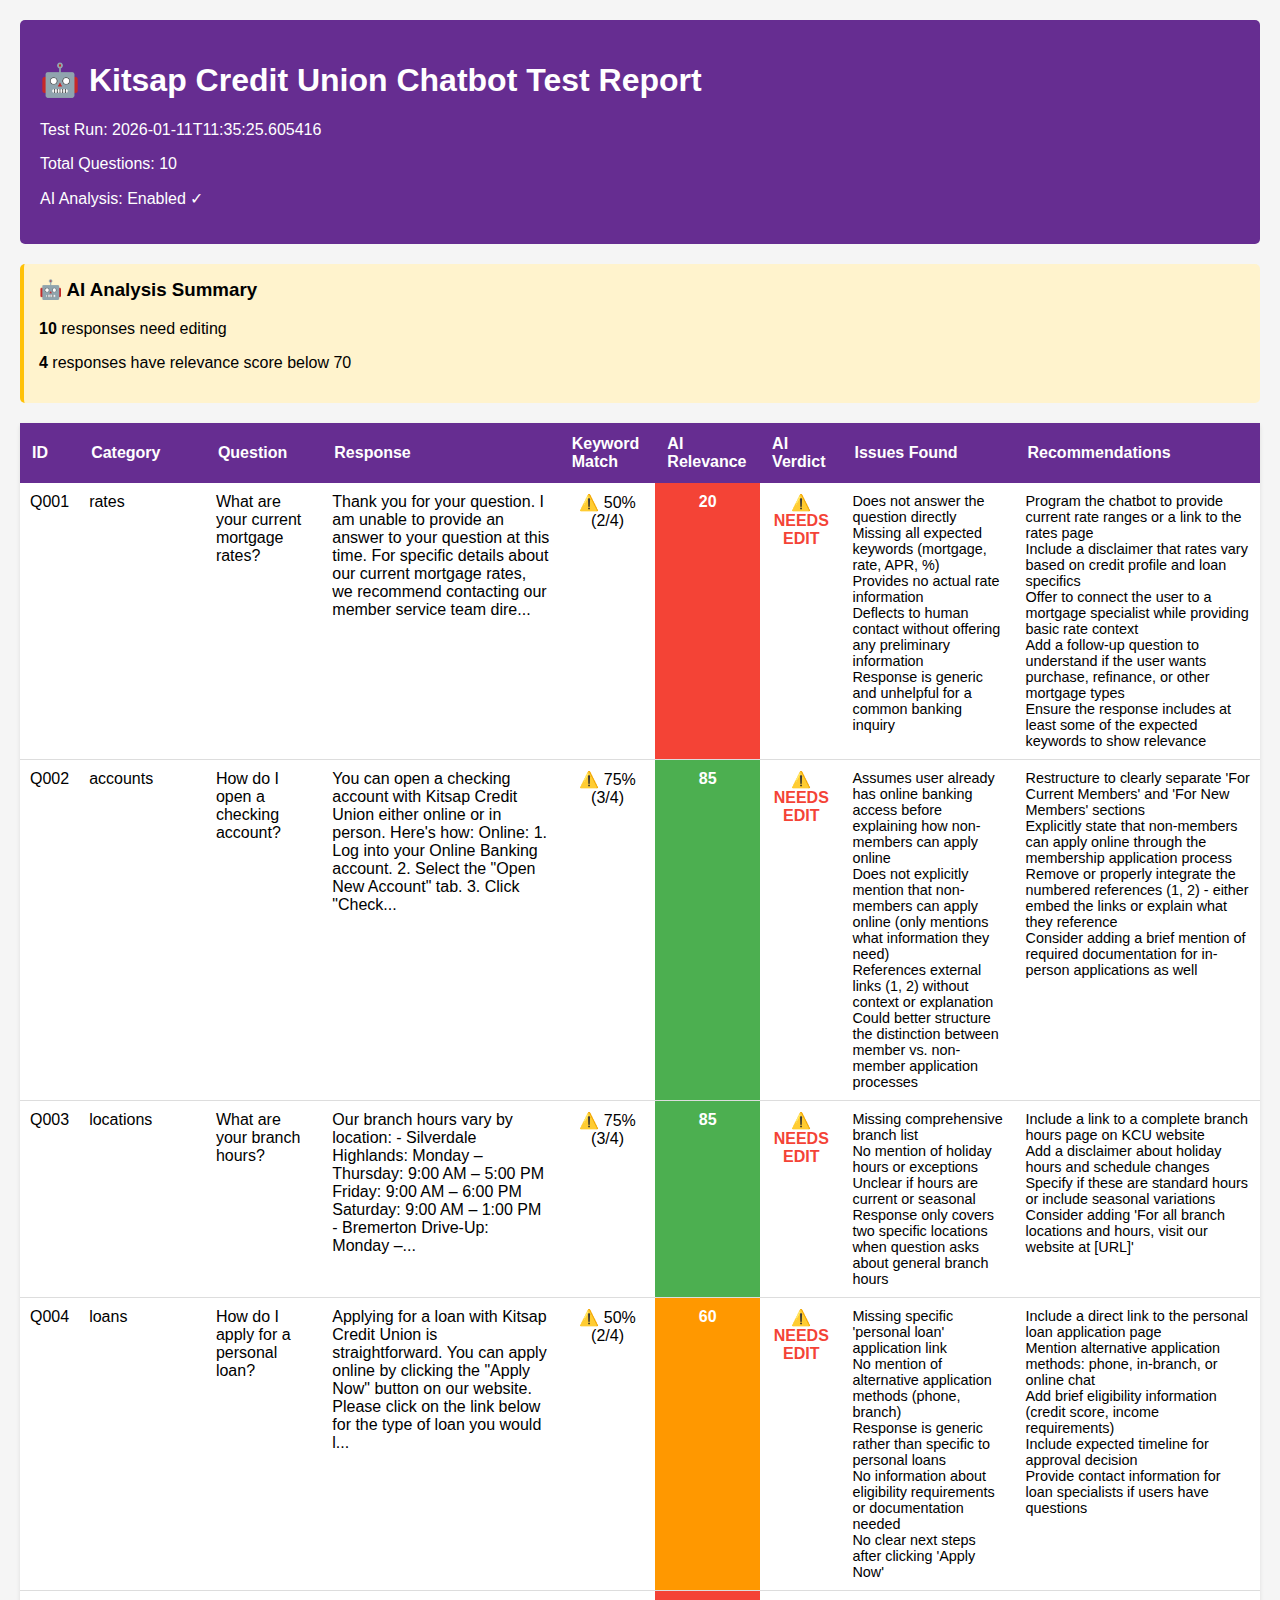
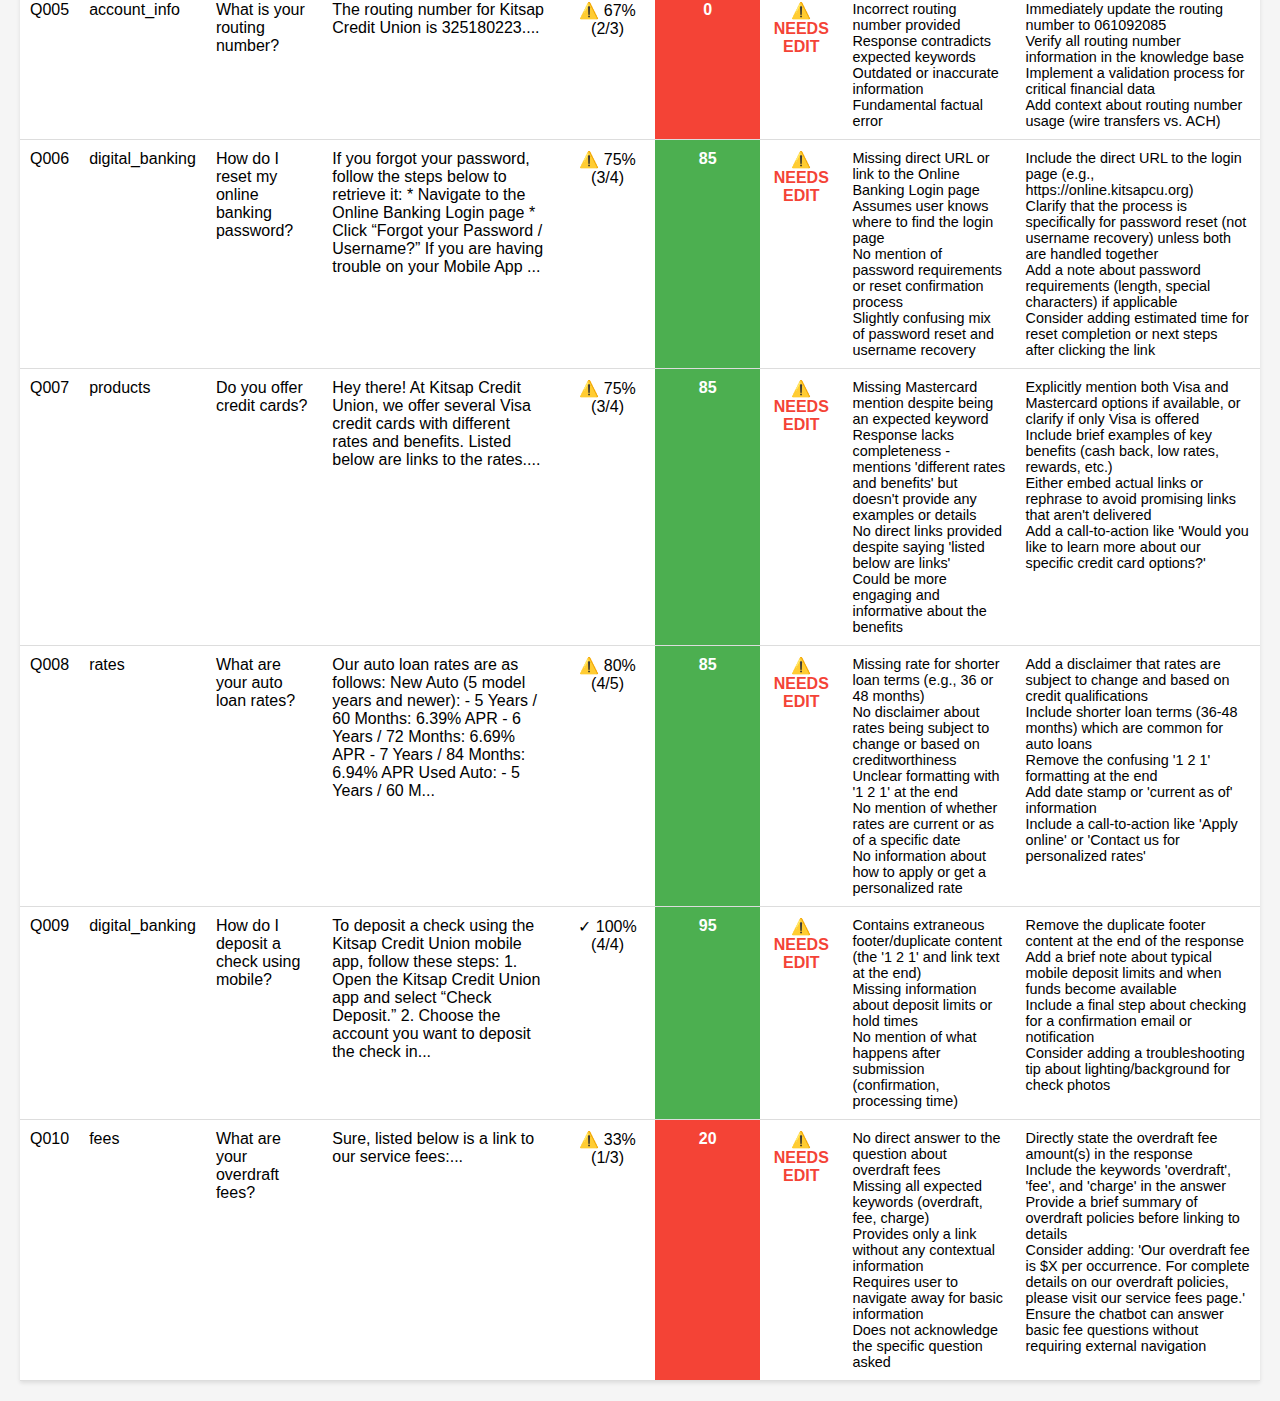
<file: chatbot_results/report.html>
<!DOCTYPE html>
        <html>
        <head>
            <title>Chatbot Test Report with AI Analysis</title>
            <style>
                body {
                    font-family: Arial, sans-serif;
                    margin: 20px;
                    background: #f5f5f5;
                }
                .header {
                    background: #662d91;
                    color: white;
                    padding: 20px;
                    border-radius: 5px;
                    margin-bottom: 20px;
                }
                table {
                    width: 100%;
                    border-collapse: collapse;
                    background: white;
                    box-shadow: 0 2px 4px rgba(0,0,0,0.1);
                }
                th {
                    background: #662d91;
                    color: white;
                    padding: 12px;
                    text-align: left;
                    position: sticky;
                    top: 0;
                }
                td {
                    padding: 10px;
                    border-bottom: 1px solid #ddd;
                    vertical-align: top;
                }
                tr:hover {
                    background: #f9f9f9;
                }
            </style>
        </head>
        <body>
            <div class="header">
                <h1>🤖 Kitsap Credit Union Chatbot Test Report</h1>
                <p>Test Run: 2026-01-11T11:35:25.605416</p>
                <p>Total Questions: 10</p>
                <p>AI Analysis: Enabled ✓</p>
            </div>
            
            
            <div style="background: #fff3cd; padding: 15px; border-radius: 5px; margin-bottom: 20px; border-left: 4px solid #ffc107;">
                <h3 style="margin-top: 0;">🤖 AI Analysis Summary</h3>
                <p><strong>10</strong> responses need editing</p>
                <p><strong>4</strong> responses have relevance score below 70</p>
            </div>
            
            
            <table>
                <thead>
                    <tr>
                        <th>ID</th>
                        <th>Category</th>
                        <th>Question</th>
                        <th>Response</th>
                        <th>Keyword Match</th>
                        
            <th>AI Relevance</th>
            <th>AI Verdict</th>
            <th>Issues Found</th>
            <th>Recommendations</th>
            
                    </tr>
                </thead>
                <tbody>
                    
            <tr>
                <td>Q001</td>
                <td>rates</td>
                <td>What are your current mortgage rates?</td>
                <td>Thank you for your question. I am unable to provide an answer to your question at this time. For specific details about our current mortgage rates, we recommend contacting our member service team dire...</td>
                <td style="text-align: center;">⚠️ 50% (2/4)</td>
                
                    <td style="text-align: center; background: #f44336; color: white; font-weight: bold;">20</td>
                    <td style="text-align: center;"><span style="color: #f44336; font-weight: bold;">⚠️ NEEDS EDIT</span></td>
                    <td style="font-size: 0.9em;">Does not answer the question directly<br>Missing all expected keywords (mortgage, rate, APR, %)<br>Provides no actual rate information<br>Deflects to human contact without offering any preliminary information<br>Response is generic and unhelpful for a common banking inquiry</td>
                    <td style="font-size: 0.9em;">Program the chatbot to provide current rate ranges or a link to the rates page<br>Include a disclaimer that rates vary based on credit profile and loan specifics<br>Offer to connect the user to a mortgage specialist while providing basic rate context<br>Add a follow-up question to understand if the user wants purchase, refinance, or other mortgage types<br>Ensure the response includes at least some of the expected keywords to show relevance</td>
                    
            </tr>
            
            <tr>
                <td>Q002</td>
                <td>accounts</td>
                <td>How do I open a checking account?</td>
                <td>You can open a checking account with Kitsap Credit Union either online or in person. Here's how:

Online:
1. Log into your Online Banking account.
2. Select the "Open New Account" tab.
3. Click "Check...</td>
                <td style="text-align: center;">⚠️ 75% (3/4)</td>
                
                    <td style="text-align: center; background: #4CAF50; color: white; font-weight: bold;">85</td>
                    <td style="text-align: center;"><span style="color: #f44336; font-weight: bold;">⚠️ NEEDS EDIT</span></td>
                    <td style="font-size: 0.9em;">Assumes user already has online banking access before explaining how non-members can apply online<br>Does not explicitly mention that non-members can apply online (only mentions what information they need)<br>References external links (1, 2) without context or explanation<br>Could better structure the distinction between member vs. non-member application processes</td>
                    <td style="font-size: 0.9em;">Restructure to clearly separate 'For Current Members' and 'For New Members' sections<br>Explicitly state that non-members can apply online through the membership application process<br>Remove or properly integrate the numbered references (1, 2) - either embed the links or explain what they reference<br>Consider adding a brief mention of required documentation for in-person applications as well</td>
                    
            </tr>
            
            <tr>
                <td>Q003</td>
                <td>locations</td>
                <td>What are your branch hours?</td>
                <td>Our branch hours vary by location:

- Silverdale Highlands:  
  Monday – Thursday: 9:00 AM – 5:00 PM  
  Friday: 9:00 AM – 6:00 PM  
  Saturday: 9:00 AM – 1:00 PM  

- Bremerton Drive-Up:  
  Monday –...</td>
                <td style="text-align: center;">⚠️ 75% (3/4)</td>
                
                    <td style="text-align: center; background: #4CAF50; color: white; font-weight: bold;">85</td>
                    <td style="text-align: center;"><span style="color: #f44336; font-weight: bold;">⚠️ NEEDS EDIT</span></td>
                    <td style="font-size: 0.9em;">Missing comprehensive branch list<br>No mention of holiday hours or exceptions<br>Unclear if hours are current or seasonal<br>Response only covers two specific locations when question asks about general branch hours</td>
                    <td style="font-size: 0.9em;">Include a link to a complete branch hours page on KCU website<br>Add a disclaimer about holiday hours and schedule changes<br>Specify if these are standard hours or include seasonal variations<br>Consider adding 'For all branch locations and hours, visit our website at [URL]'</td>
                    
            </tr>
            
            <tr>
                <td>Q004</td>
                <td>loans</td>
                <td>How do I apply for a personal loan?</td>
                <td>Applying for a loan with Kitsap Credit Union is straightforward. You can apply online by clicking the "Apply Now" button on our website. Please click on the link below for the type of loan you would l...</td>
                <td style="text-align: center;">⚠️ 50% (2/4)</td>
                
                    <td style="text-align: center; background: #ff9800; color: white; font-weight: bold;">60</td>
                    <td style="text-align: center;"><span style="color: #f44336; font-weight: bold;">⚠️ NEEDS EDIT</span></td>
                    <td style="font-size: 0.9em;">Missing specific 'personal loan' application link<br>No mention of alternative application methods (phone, branch)<br>Response is generic rather than specific to personal loans<br>No information about eligibility requirements or documentation needed<br>No clear next steps after clicking 'Apply Now'</td>
                    <td style="font-size: 0.9em;">Include a direct link to the personal loan application page<br>Mention alternative application methods: phone, in-branch, or online chat<br>Add brief eligibility information (credit score, income requirements)<br>Include expected timeline for approval decision<br>Provide contact information for loan specialists if users have questions</td>
                    
            </tr>
            
            <tr>
                <td>Q005</td>
                <td>account_info</td>
                <td>What is your routing number?</td>
                <td>The routing number for Kitsap Credit Union is 325180223....</td>
                <td style="text-align: center;">⚠️ 67% (2/3)</td>
                
                    <td style="text-align: center; background: #f44336; color: white; font-weight: bold;">0</td>
                    <td style="text-align: center;"><span style="color: #f44336; font-weight: bold;">⚠️ NEEDS EDIT</span></td>
                    <td style="font-size: 0.9em;">Incorrect routing number provided<br>Response contradicts expected keywords<br>Outdated or inaccurate information<br>Fundamental factual error</td>
                    <td style="font-size: 0.9em;">Immediately update the routing number to 061092085<br>Verify all routing number information in the knowledge base<br>Implement a validation process for critical financial data<br>Add context about routing number usage (wire transfers vs. ACH)</td>
                    
            </tr>
            
            <tr>
                <td>Q006</td>
                <td>digital_banking</td>
                <td>How do I reset my online banking password?</td>
                <td>If you forgot your password, follow the steps below to retrieve it:
* Navigate to the Online Banking Login page
* Click “Forgot your Password / Username?”
If you are having trouble on your Mobile App ...</td>
                <td style="text-align: center;">⚠️ 75% (3/4)</td>
                
                    <td style="text-align: center; background: #4CAF50; color: white; font-weight: bold;">85</td>
                    <td style="text-align: center;"><span style="color: #f44336; font-weight: bold;">⚠️ NEEDS EDIT</span></td>
                    <td style="font-size: 0.9em;">Missing direct URL or link to the Online Banking Login page<br>Assumes user knows where to find the login page<br>No mention of password requirements or reset confirmation process<br>Slightly confusing mix of password reset and username recovery</td>
                    <td style="font-size: 0.9em;">Include the direct URL to the login page (e.g., https://online.kitsapcu.org)<br>Clarify that the process is specifically for password reset (not username recovery) unless both are handled together<br>Add a note about password requirements (length, special characters) if applicable<br>Consider adding estimated time for reset completion or next steps after clicking the link</td>
                    
            </tr>
            
            <tr>
                <td>Q007</td>
                <td>products</td>
                <td>Do you offer credit cards?</td>
                <td>Hey there! At Kitsap Credit Union, we offer several Visa credit cards with different rates and benefits. Listed below are links to the rates....</td>
                <td style="text-align: center;">⚠️ 75% (3/4)</td>
                
                    <td style="text-align: center; background: #4CAF50; color: white; font-weight: bold;">85</td>
                    <td style="text-align: center;"><span style="color: #f44336; font-weight: bold;">⚠️ NEEDS EDIT</span></td>
                    <td style="font-size: 0.9em;">Missing Mastercard mention despite being an expected keyword<br>Response lacks completeness - mentions 'different rates and benefits' but doesn't provide any examples or details<br>No direct links provided despite saying 'listed below are links'<br>Could be more engaging and informative about the benefits</td>
                    <td style="font-size: 0.9em;">Explicitly mention both Visa and Mastercard options if available, or clarify if only Visa is offered<br>Include brief examples of key benefits (cash back, low rates, rewards, etc.)<br>Either embed actual links or rephrase to avoid promising links that aren't delivered<br>Add a call-to-action like 'Would you like to learn more about our specific credit card options?'</td>
                    
            </tr>
            
            <tr>
                <td>Q008</td>
                <td>rates</td>
                <td>What are your auto loan rates?</td>
                <td>Our auto loan rates are as follows:

New Auto (5 model years and newer):
- 5 Years / 60 Months: 6.39% APR
- 6 Years / 72 Months: 6.69% APR
- 7 Years / 84 Months: 6.94% APR

Used Auto:
- 5 Years / 60 M...</td>
                <td style="text-align: center;">⚠️ 80% (4/5)</td>
                
                    <td style="text-align: center; background: #4CAF50; color: white; font-weight: bold;">85</td>
                    <td style="text-align: center;"><span style="color: #f44336; font-weight: bold;">⚠️ NEEDS EDIT</span></td>
                    <td style="font-size: 0.9em;">Missing rate for shorter loan terms (e.g., 36 or 48 months)<br>No disclaimer about rates being subject to change or based on creditworthiness<br>Unclear formatting with '1 2 1' at the end<br>No mention of whether rates are current or as of a specific date<br>No information about how to apply or get a personalized rate</td>
                    <td style="font-size: 0.9em;">Add a disclaimer that rates are subject to change and based on credit qualifications<br>Include shorter loan terms (36-48 months) which are common for auto loans<br>Remove the confusing '1 2 1' formatting at the end<br>Add date stamp or 'current as of' information<br>Include a call-to-action like 'Apply online' or 'Contact us for personalized rates'</td>
                    
            </tr>
            
            <tr>
                <td>Q009</td>
                <td>digital_banking</td>
                <td>How do I deposit a check using mobile?</td>
                <td>To deposit a check using the Kitsap Credit Union mobile app, follow these steps:

1. Open the Kitsap Credit Union app and select “Check Deposit.”
2. Choose the account you want to deposit the check in...</td>
                <td style="text-align: center;">✓ 100% (4/4)</td>
                
                    <td style="text-align: center; background: #4CAF50; color: white; font-weight: bold;">95</td>
                    <td style="text-align: center;"><span style="color: #f44336; font-weight: bold;">⚠️ NEEDS EDIT</span></td>
                    <td style="font-size: 0.9em;">Contains extraneous footer/duplicate content (the '1 2 1' and link text at the end)<br>Missing information about deposit limits or hold times<br>No mention of what happens after submission (confirmation, processing time)</td>
                    <td style="font-size: 0.9em;">Remove the duplicate footer content at the end of the response<br>Add a brief note about typical mobile deposit limits and when funds become available<br>Include a final step about checking for a confirmation email or notification<br>Consider adding a troubleshooting tip about lighting/background for check photos</td>
                    
            </tr>
            
            <tr>
                <td>Q010</td>
                <td>fees</td>
                <td>What are your overdraft fees?</td>
                <td>Sure, listed below is a link to our service fees:...</td>
                <td style="text-align: center;">⚠️ 33% (1/3)</td>
                
                    <td style="text-align: center; background: #f44336; color: white; font-weight: bold;">20</td>
                    <td style="text-align: center;"><span style="color: #f44336; font-weight: bold;">⚠️ NEEDS EDIT</span></td>
                    <td style="font-size: 0.9em;">No direct answer to the question about overdraft fees<br>Missing all expected keywords (overdraft, fee, charge)<br>Provides only a link without any contextual information<br>Requires user to navigate away for basic information<br>Does not acknowledge the specific question asked</td>
                    <td style="font-size: 0.9em;">Directly state the overdraft fee amount(s) in the response<br>Include the keywords 'overdraft', 'fee', and 'charge' in the answer<br>Provide a brief summary of overdraft policies before linking to details<br>Consider adding: 'Our overdraft fee is $X per occurrence. For complete details on our overdraft policies, please visit our service fees page.'<br>Ensure the chatbot can answer basic fee questions without requiring external navigation</td>
                    
            </tr>
            
                </tbody>
            </table>
        </body>
        </html>
</file>
